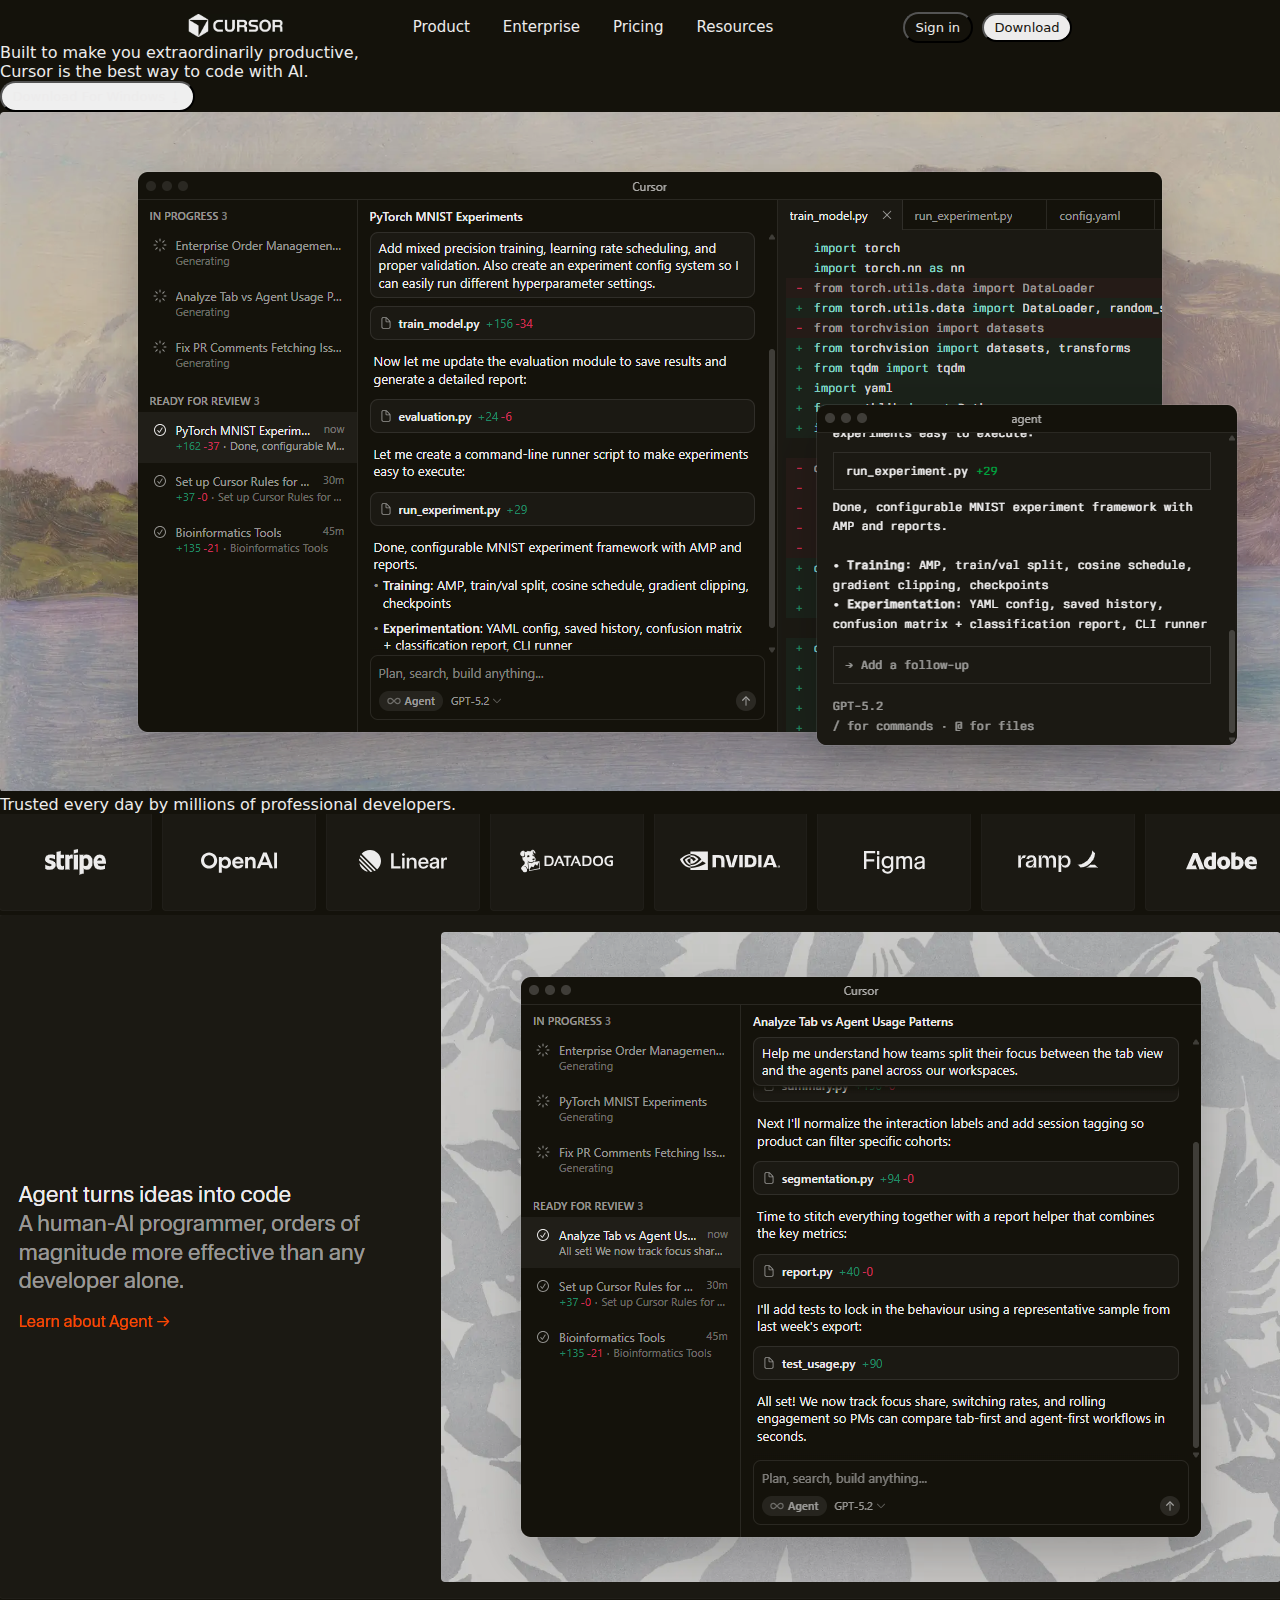
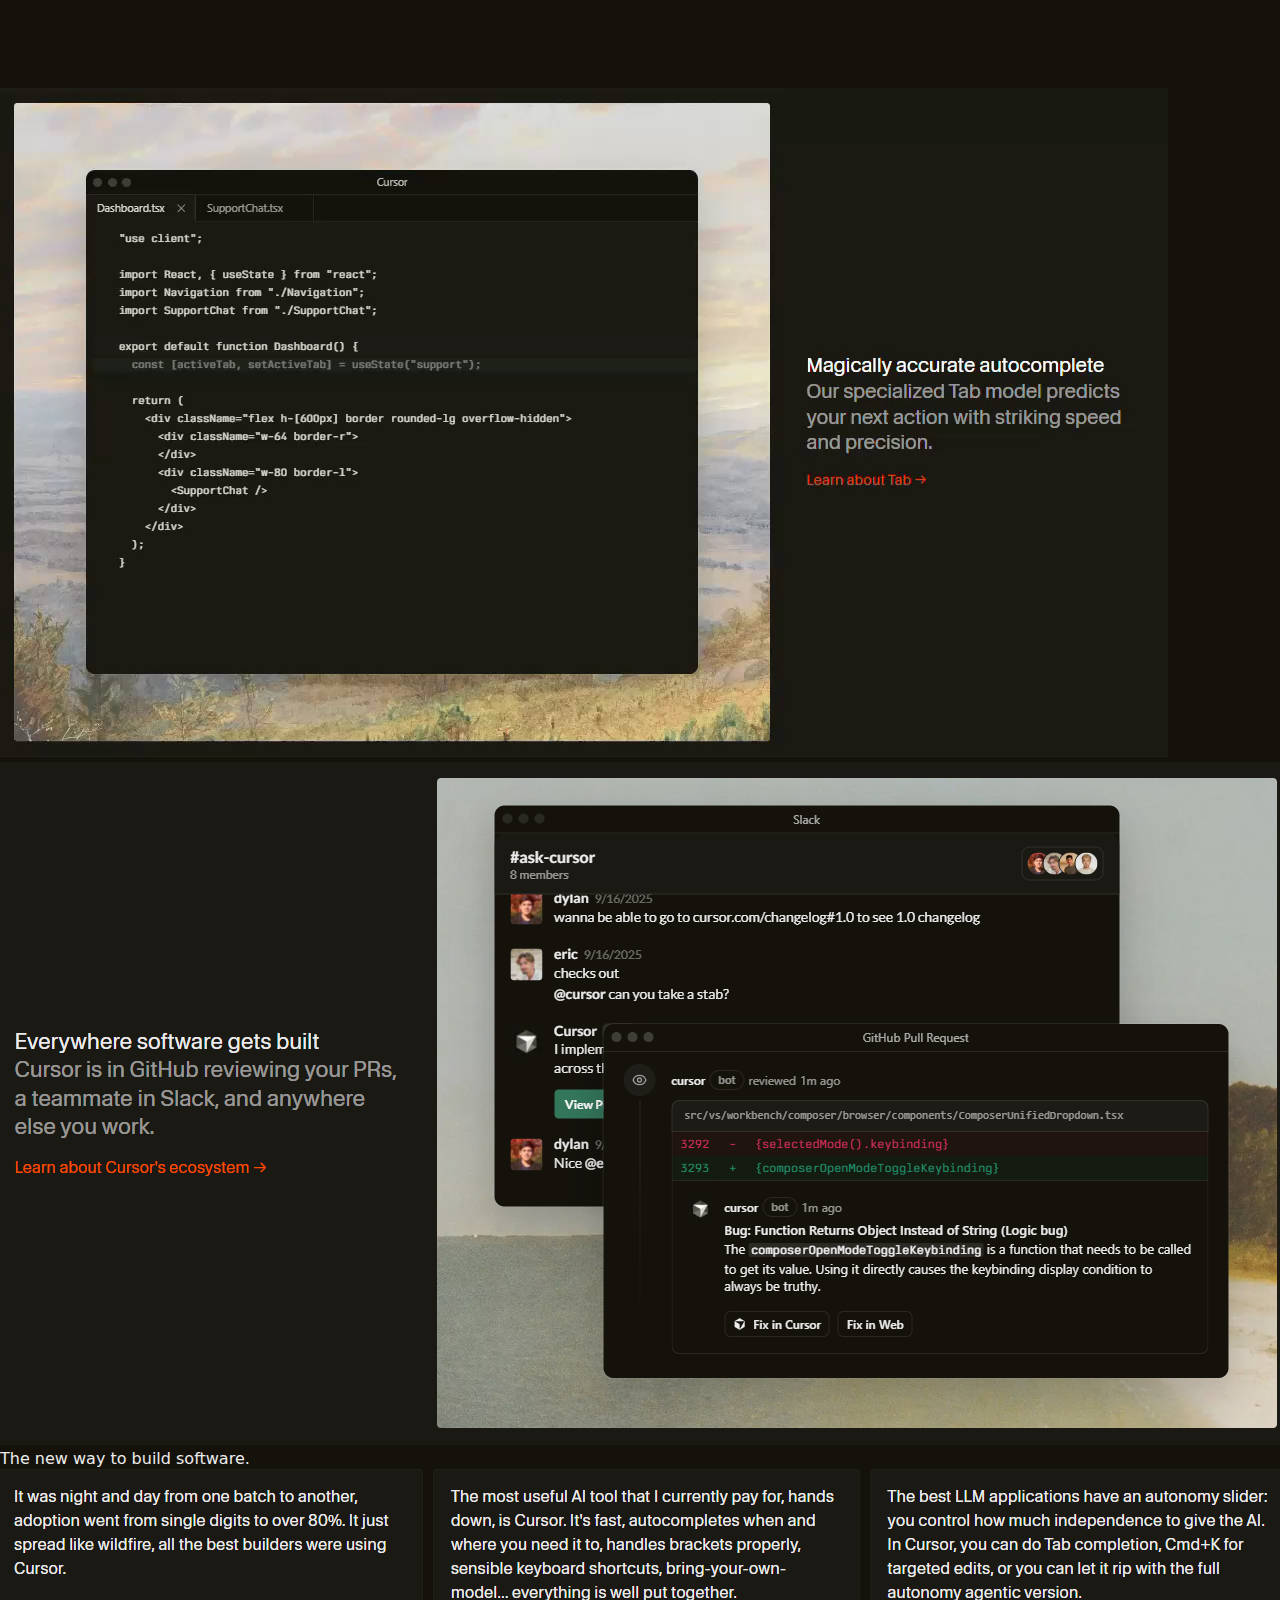
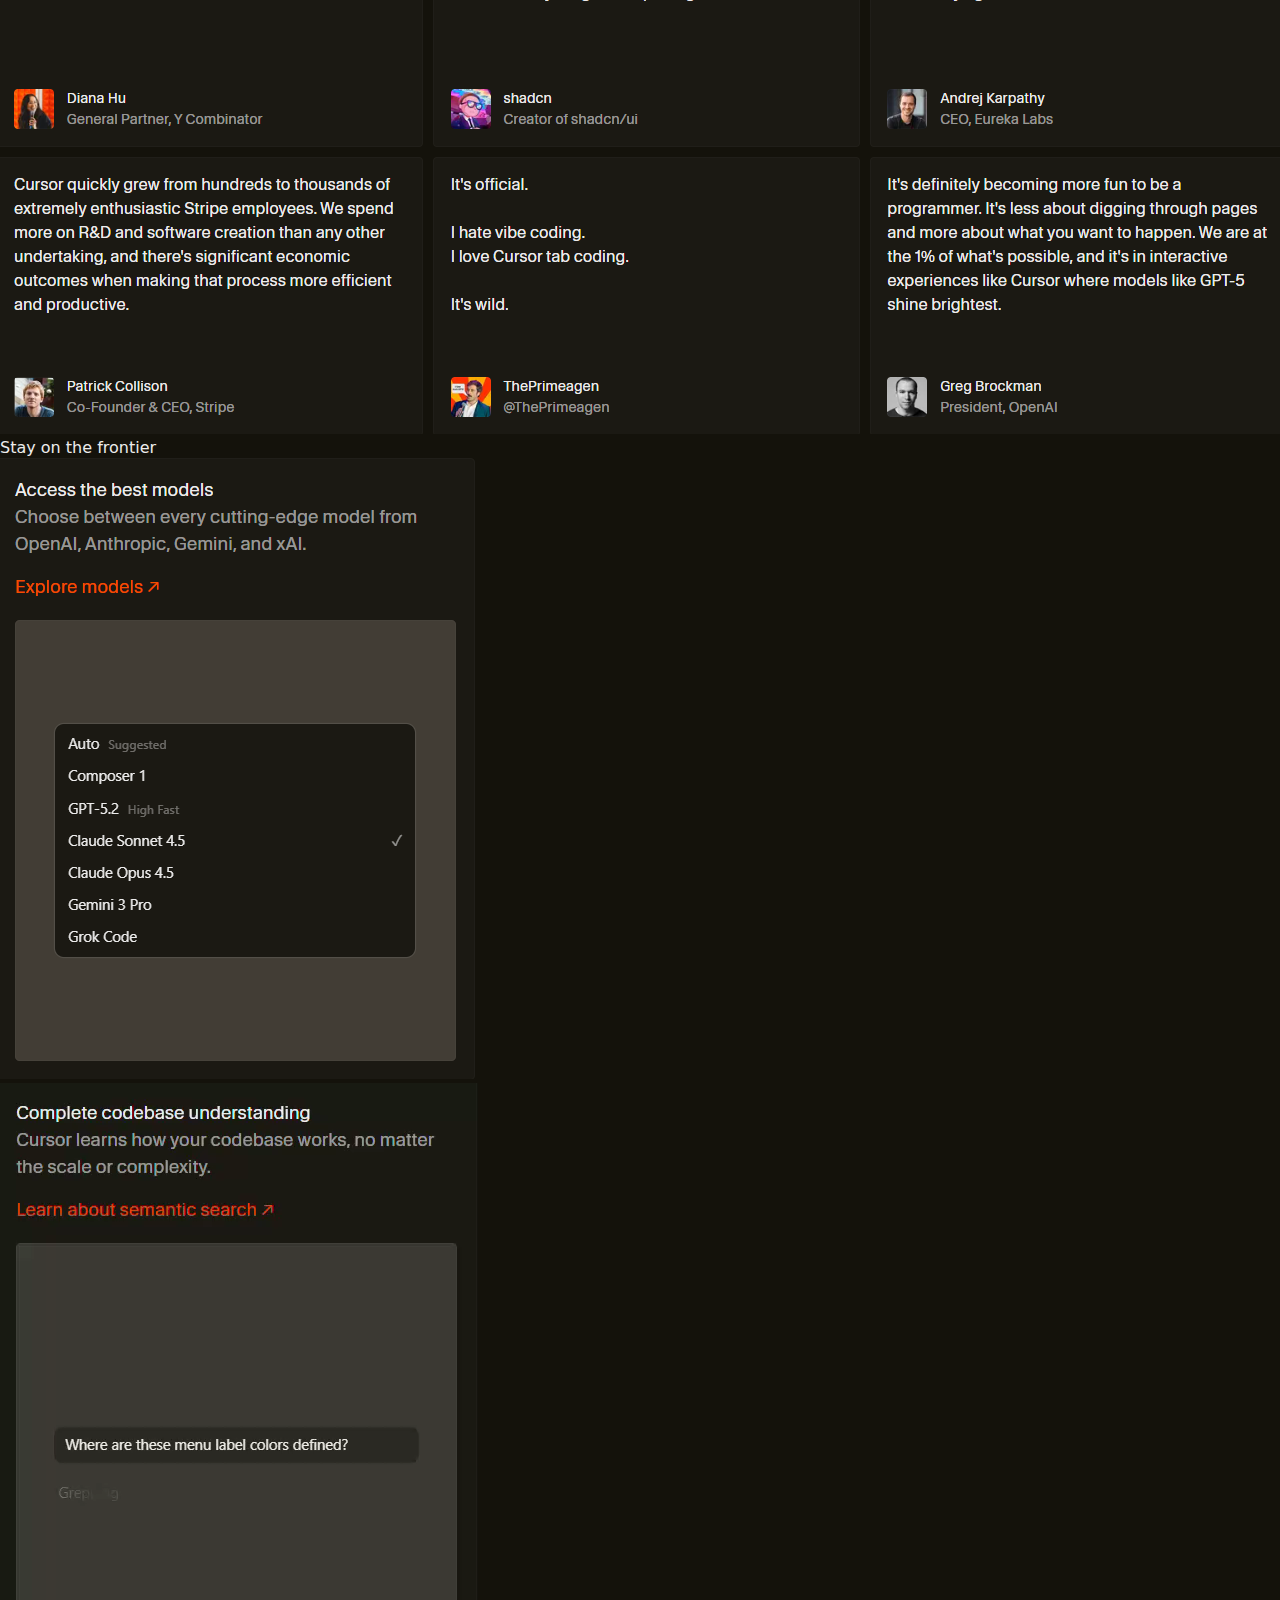
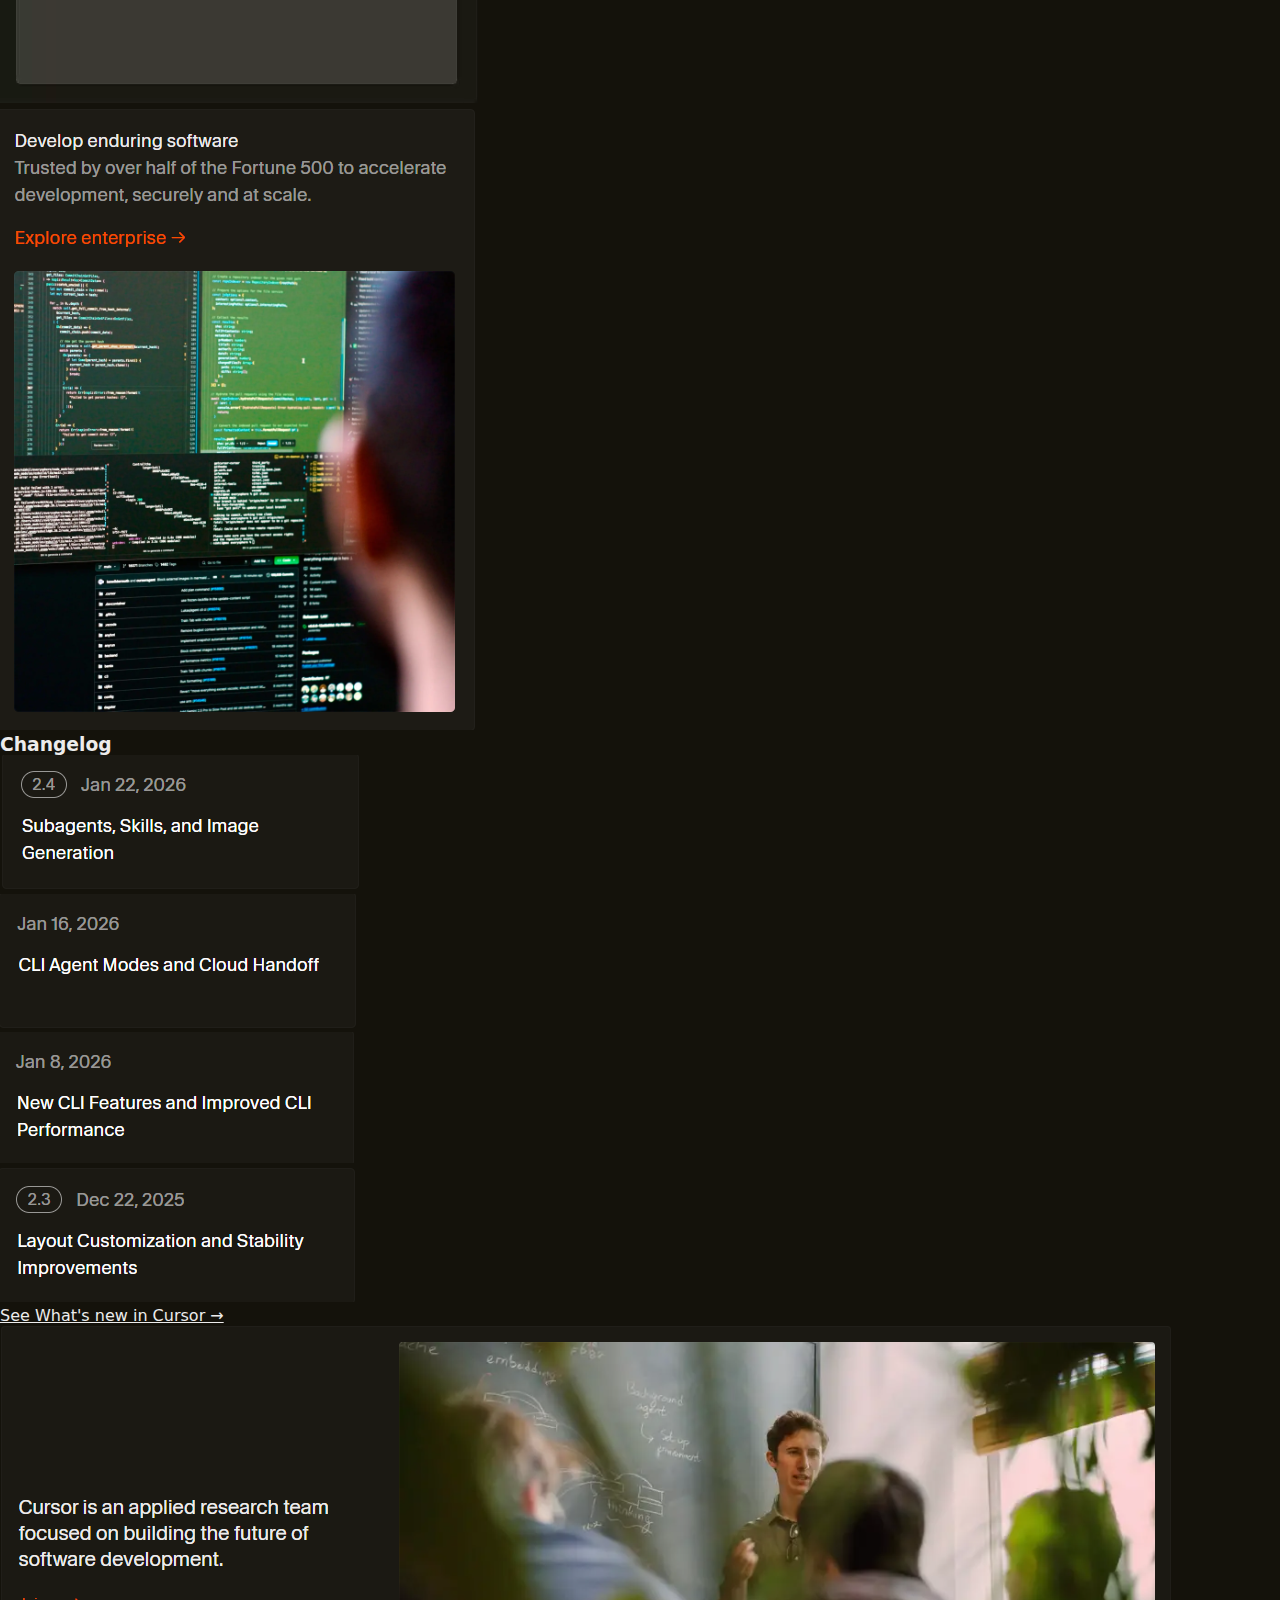
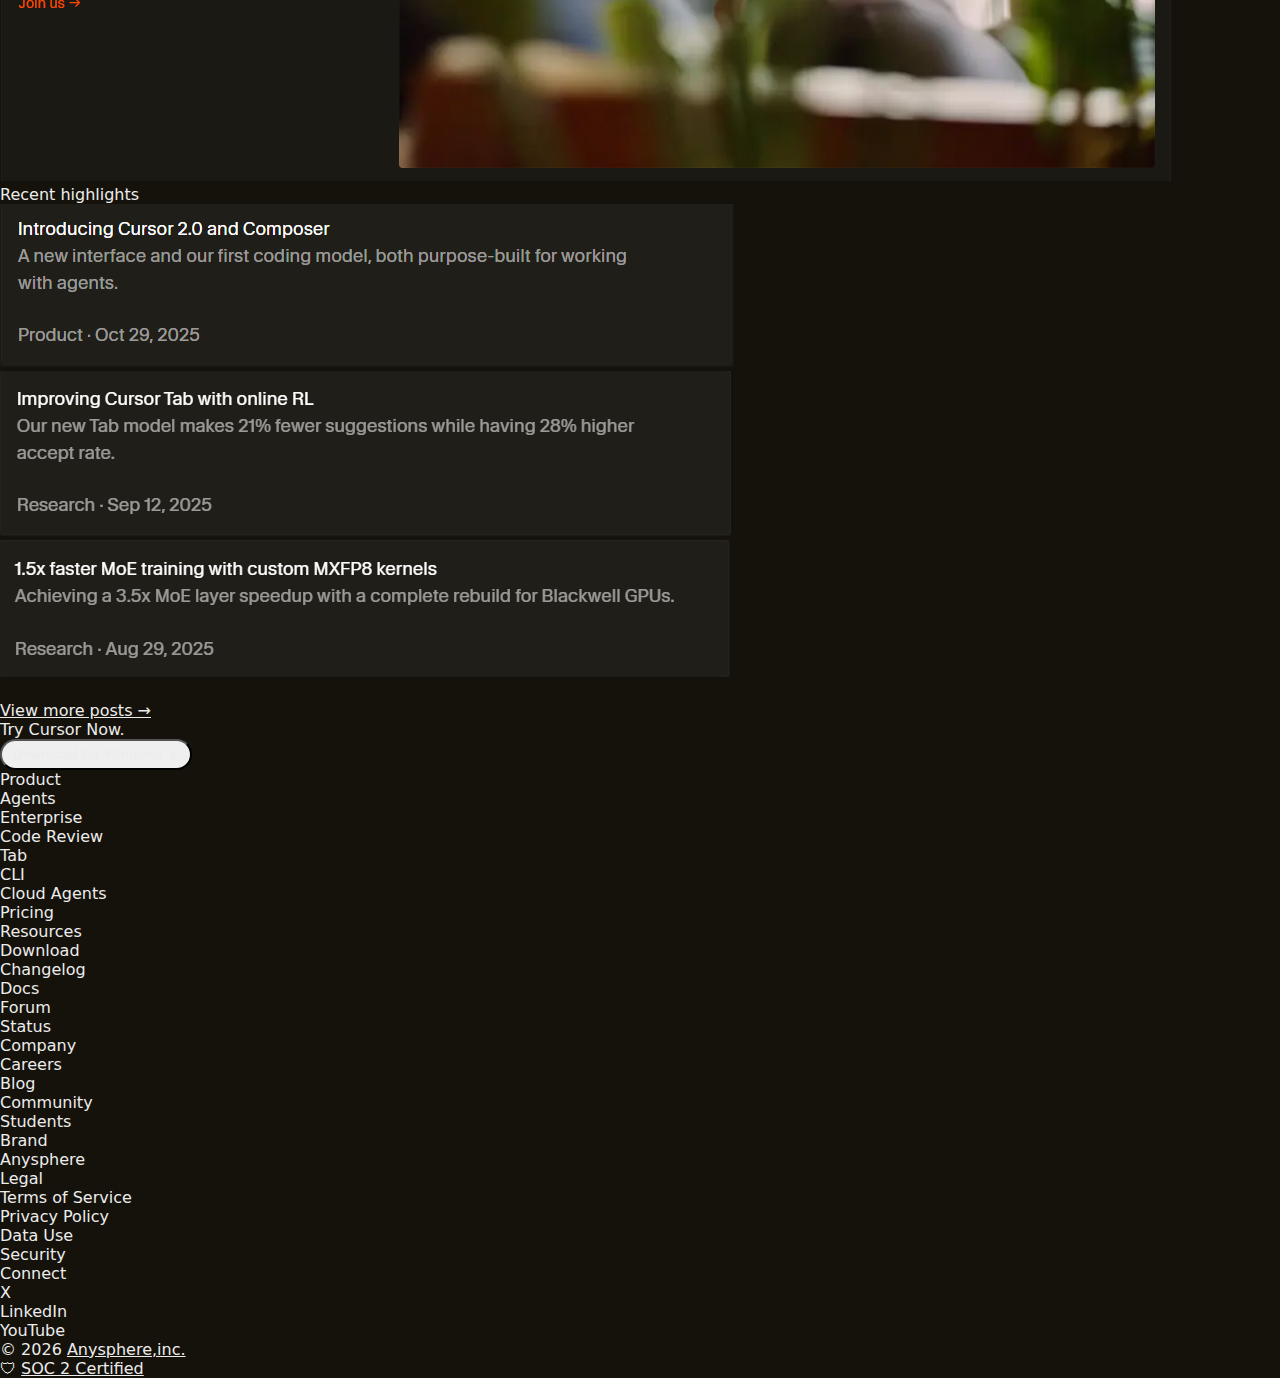
<file: Cursor/index.html>
<!DOCTYPE html>
<html lang="en">
<head>
    <meta charset="UTF-8">
    <meta name="viewport" content="width=device-width, initial-scale=1.0">
    <title>Cursor</title>
    <link rel="stylesheet" href="cursor.css">
</head>
<body>
    <header>
         <nav>
            <div>
                <a href="https://cursor.com/"><img src="src/cursorlogo.png" alt="Cursor icon" width="95.35px" height="23px"></a>
            </div>
           <div>
                <a href="https://cursor.com/features" class="nava">Product</a>
                <a href="https://cursor.com/enterprise" class="nava">Enterprise</a>
                <a href="https://cursor.com/pricing" class="nava">Pricing</a>
                <a href="" class="nava">Resources</a>
            </div>
            <div class="btnparent">
                <button class="btn" id="btns">Sign in</button>
                <button class="btn" id="btnp" >Download</button>
            </div>
         </nav>
    </header>
    <main>
        <section>
          <div class="section">
            <div class="sectiona">
            <p>Built to make you extraordinarily productive,<br> Cursor is the best way to code with AI.</p>
            </div>
            <div class="sectionb">
                <a href="https://api2.cursor.sh/updates/download/golden/win32-x64-user/cursor/2.4"><b><button class="btn" id="btnm"> Download For Windows &#11123;</button></b> </a>
            </div>
            <div class="sectionc">
                        <img src="src/hero.png" alt="img" >
            </div>
          </div>
        </section>
        <section class="section1">
            <div class="section1a">
                <p>Trusted every day by millions of professional developers.</p>
            </div>
            <div class="section1b">
                <img src="src/companies.png" alt="partners">
            </div>
        </section>
        <section class="section3">
            <div class="img">
                <a href="https://cursor.com/features"><img src="src/hero1.png" alt="Feature"></a>
            <div class="img" style="padding-top: 85px;">
                <a href="https://cursor.com/features"><video src="src/video1.mp4" autoplay loop muted id="videocard"></video></a>
            </div>
            <div class="img">
                <a href="https://cursor.com/features"><img src="src/hero4.png" alt="Feature"></a>
            </div>
        </section>
        <section class="section4">
            <div class="car">
                <p">The new way to build software.</p>
            </div>
            <div class="car">
                <img src="src/hero5.png" alt="card">
            </div>
        </section>
        <section class="section5">
            <p class="para">Stay on the frontier</p>
            <div class="card">
               <div>
                <a href="https://cursor.com/docs/models"><img src="src/card1.png" alt="Card" class="commoncard"></a>
               </div>
               <div>
                <a href="https://cursor.com/docs/context/semantic-search"><video src="src/video.mp4" autoplay loop muted class="commoncard"></a>
               </div>
               <div>
                <a href="https://cursor.com/enterprise"><img src="src/card2.png" alt="card" class="commoncard"></a>
                </a>
               </div>
            </div>
        </section>
        <section class="section6">
            <div>
                <h3 class="mainl">Changelog</h3>
            </div>
            <div class="flashcard">
                <div class="carda1 , flow">
                  <a href="https://cursor.com/changelog/2-4"><img src="src/flash1.png" alt="flashcard" class="impcard"></a>
                </div>
                <div class="carda2, flow">
                   <a href="https://cursor.com/changelog/cli-jan-16-2026"><img src="src/flash2.png" alt="flashcard" class="impcard"></a>
                </div>
               <div class="carda3, flow">
                    <a href="https://cursor.com/changelog/cli-jan-08-2026"><img src="src/flash3.png" alt="flashcard" class="impcard"></a>
                </div>
                <div class="card4, flow">
                  <a href="https://cursor.com/changelog/2-3"><img src="src/flash4.png" alt="flashcard" class="impcard"></a>
                </div>
            </div>
             <div>
                    <p class="link1"><a href="https://cursor.com/changelog" class="deco">See What's new in Cursor &rarr;</a></p>
             </div>     
        </section>
        <section> 
            <div class="lastmain">
                <div>
                    <img src="src/lastimg.png" alt="Join us" class="lstmain1">
                </div>
            </div>
        </section>
    </main> 
    <footer>
      <div id="foot">
        <div class="leftfoot">
            <p>Recent highlights</p>
        </div>
        <div class="rightfoot">
            <div class="footer">
               <a href="https://cursor.com/blog/2-0"> <img src=" src/footer1.png" alt="footer" class="footerm" > </a>
            </div>
            <div class="footer">
                <a href="https://cursor.com/blog/tab-rl"><img src="src/footer2.png" alt="footer" class="footerm"></a>
            </div>
            <div class="footer">
               <a href="https://cursor.com/blog/kernels"><img src="src/footer3.png" alt="footer" class="footerm"></a>
            </div>
            <div class="footer" style="padding-top: 20px; color:#a63a00;">
                <p> <a href="https://cursor.com/blog" class="deco">View more posts &rarr;</a></p>
            </div>
        </div>
      </div>  
      <div id="footerf">
        <div class="end">
            <p>Try Cursor Now.</p>
        </div>
        <div class="fcta">
            <button class="btn" id="cta">Download for Windows &#11123;</button>
        </div>
      </div>  
       <div id="finalfoot">
        <div class="finalfoot1" style="cursor: pointer;">
            <p class="footp" id="flh">Product</p>
            <p class="footp">Agents</p>
            <p class="footp">Enterprise</p>
            <p class="footp">Code Review</p>
            <p class="footp">Tab</p>
            <p class="footp">CLI</p>
            <p class="footp">Cloud Agents</p>
            <p class="footp">Pricing</p>
        </div>
        <div  style="cursor: pointer;">
            <p class="footr" id="flh" >Resources</p>
            <p class="footr">Download</p>
            <p class="footr">Changelog</p>
            <p class="footr">Docs</p>
            <p class="footr">Forum</p>
            <p class="footr">Status</p>
        </div>
        <div  style="cursor: pointer;">
            <p class="footc" id="flh">Company</p>
            <p class="footc">Careers</p>
            <p class="footc">Blog</p>
            <p class="footc">Community</p>
            <p class="footc">Students</p>
            <p class="footc">Brand</p>
            <p class="footc">Anysphere</p>
        </div>
        <div  style="cursor: pointer;">
            <p class="footl" id="flh">Legal</p>
            <p class="footl">Terms of Service</p>
            <p class="footl">Privacy Policy</p>
            <p class="footl">Data Use</p>
            <p class="footl">Security</p>
        </div>
        <div  style="cursor: pointer;">
            <p class="footcn" id="flh">Connect</p>
            <p class="footcn">X</p>
            <p class="footcn">LinkedIn</p>
            <p class="footcn">YouTube</p>
        </div>
       </div>
       <div id="lic">
        <p class="licp">&copy; 2026 <a href="https://anysphere.inc/" class="licp"> Anysphere,inc.</a></p>
        <p class="licp">🛡 <a href="https://cursor.com/en-US/security" class="licp">SOC 2 Certified </a></p>
       </div>
    </footer> 
</body>
</html>
</file>
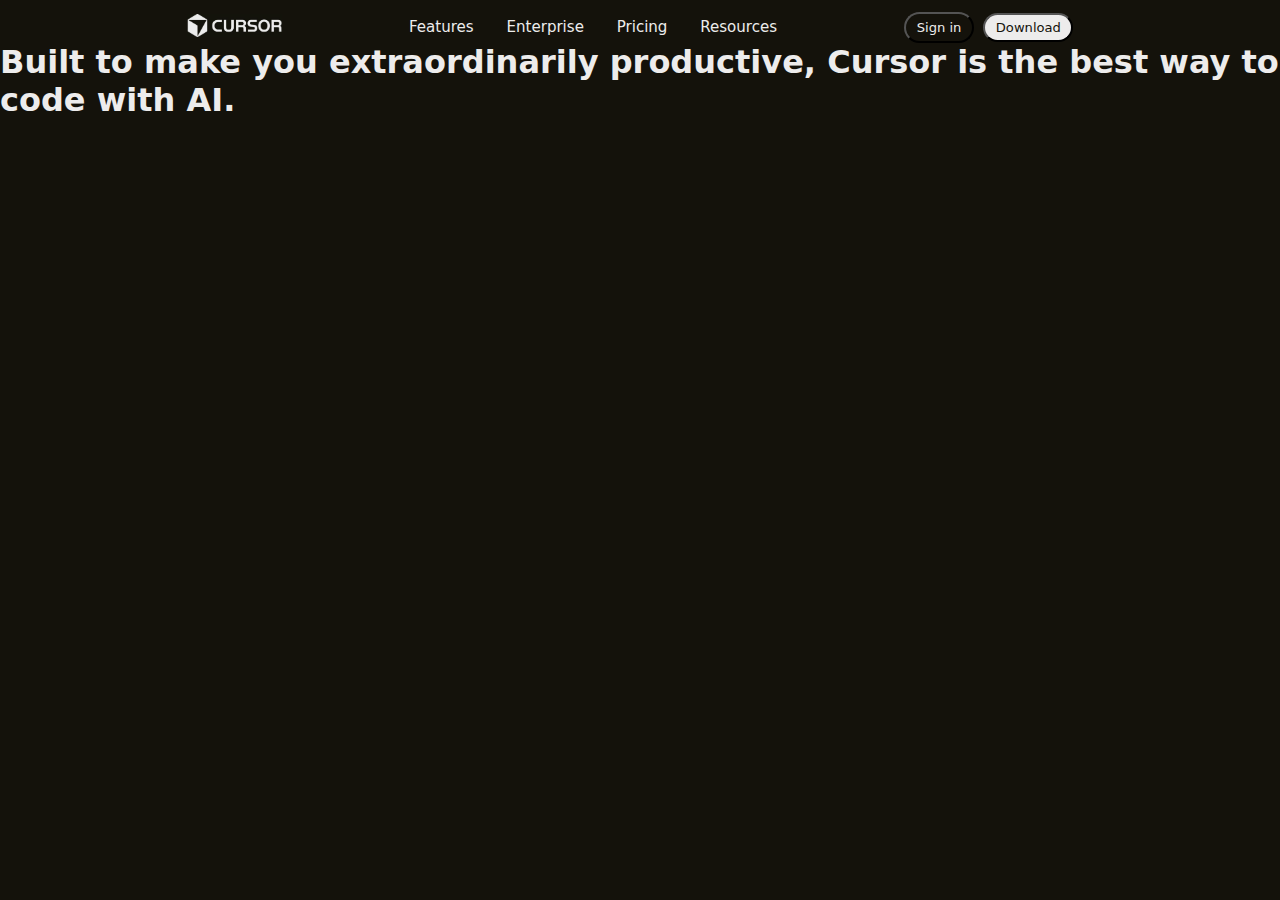
<file: Cursor/cursor.html>
<!DOCTYPE html>
<html lang="en">
<head>
    <meta charset="UTF-8">
    <meta name="viewport" content="width=device-width, initial-scale=1.0">
    <title>Cursor</title>
    <link rel="stylesheet" href="cursor.css">
</head>
<body>
    <header>
         <nav>
            <div>
                <a href="https://cursor.com/"><img src="cursorlogo.png" alt="Cursor icon" width="95.35px" height="23px"></a>
            </div>
           <div>
                <a href="https://cursor.com/features" class="nava">Features</a>
                <a href="https://cursor.com/enterprise" class="nava">Enterprise</a>
                <a href="https://cursor.com/pricing" class="nava">Pricing</a>
                <a href="" class="nava">Resources</a>
            </div>
            <div class="btnparent">
                <button class="btn" id="btns">Sign in</button>
                <button class="btn" id="btnp">Download</button>
            </div>
         </nav>
    </header>
    <main>
        <section>
            <div>
            <h1>Built to make you extraordinarily productive, Cursor is the best way to code with AI.</h1>
            </div>
            

        </section>
    </main> 
              
         </nav>
    </header>
</body>
</html>
</file>
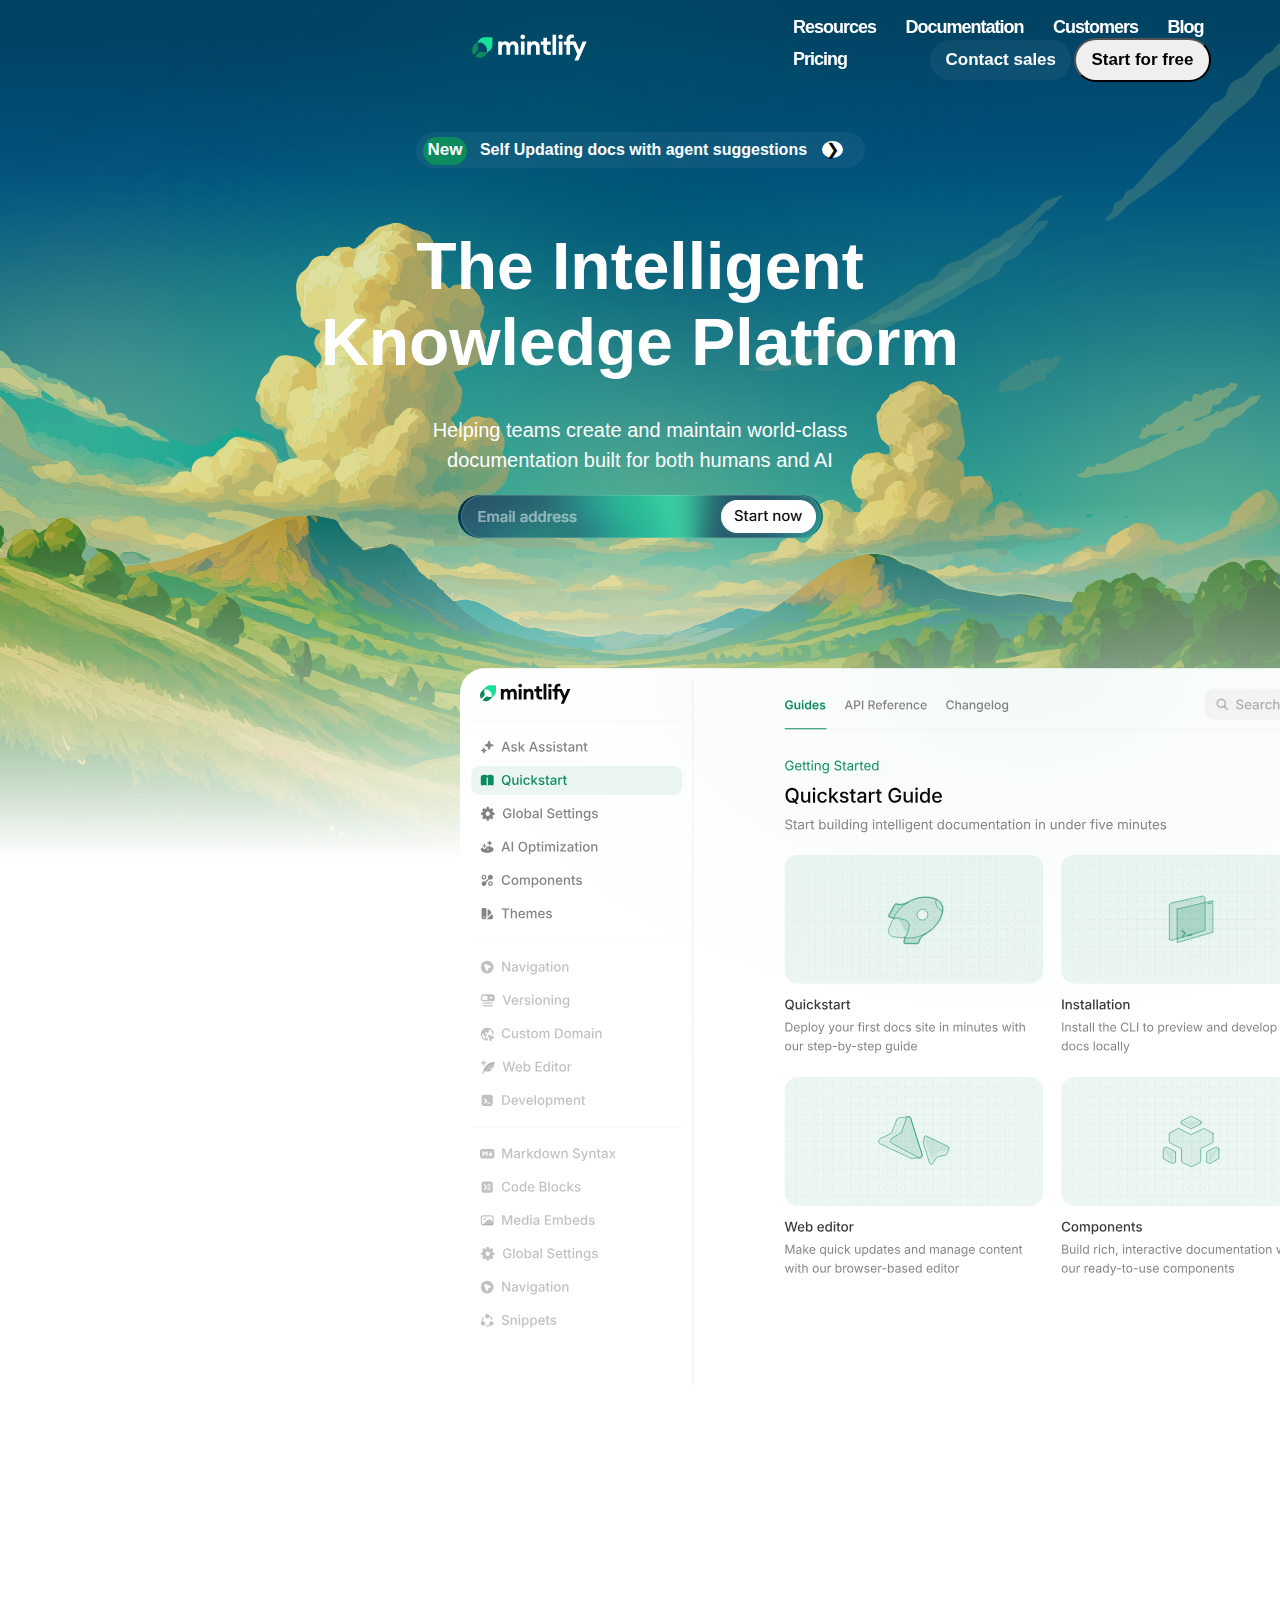
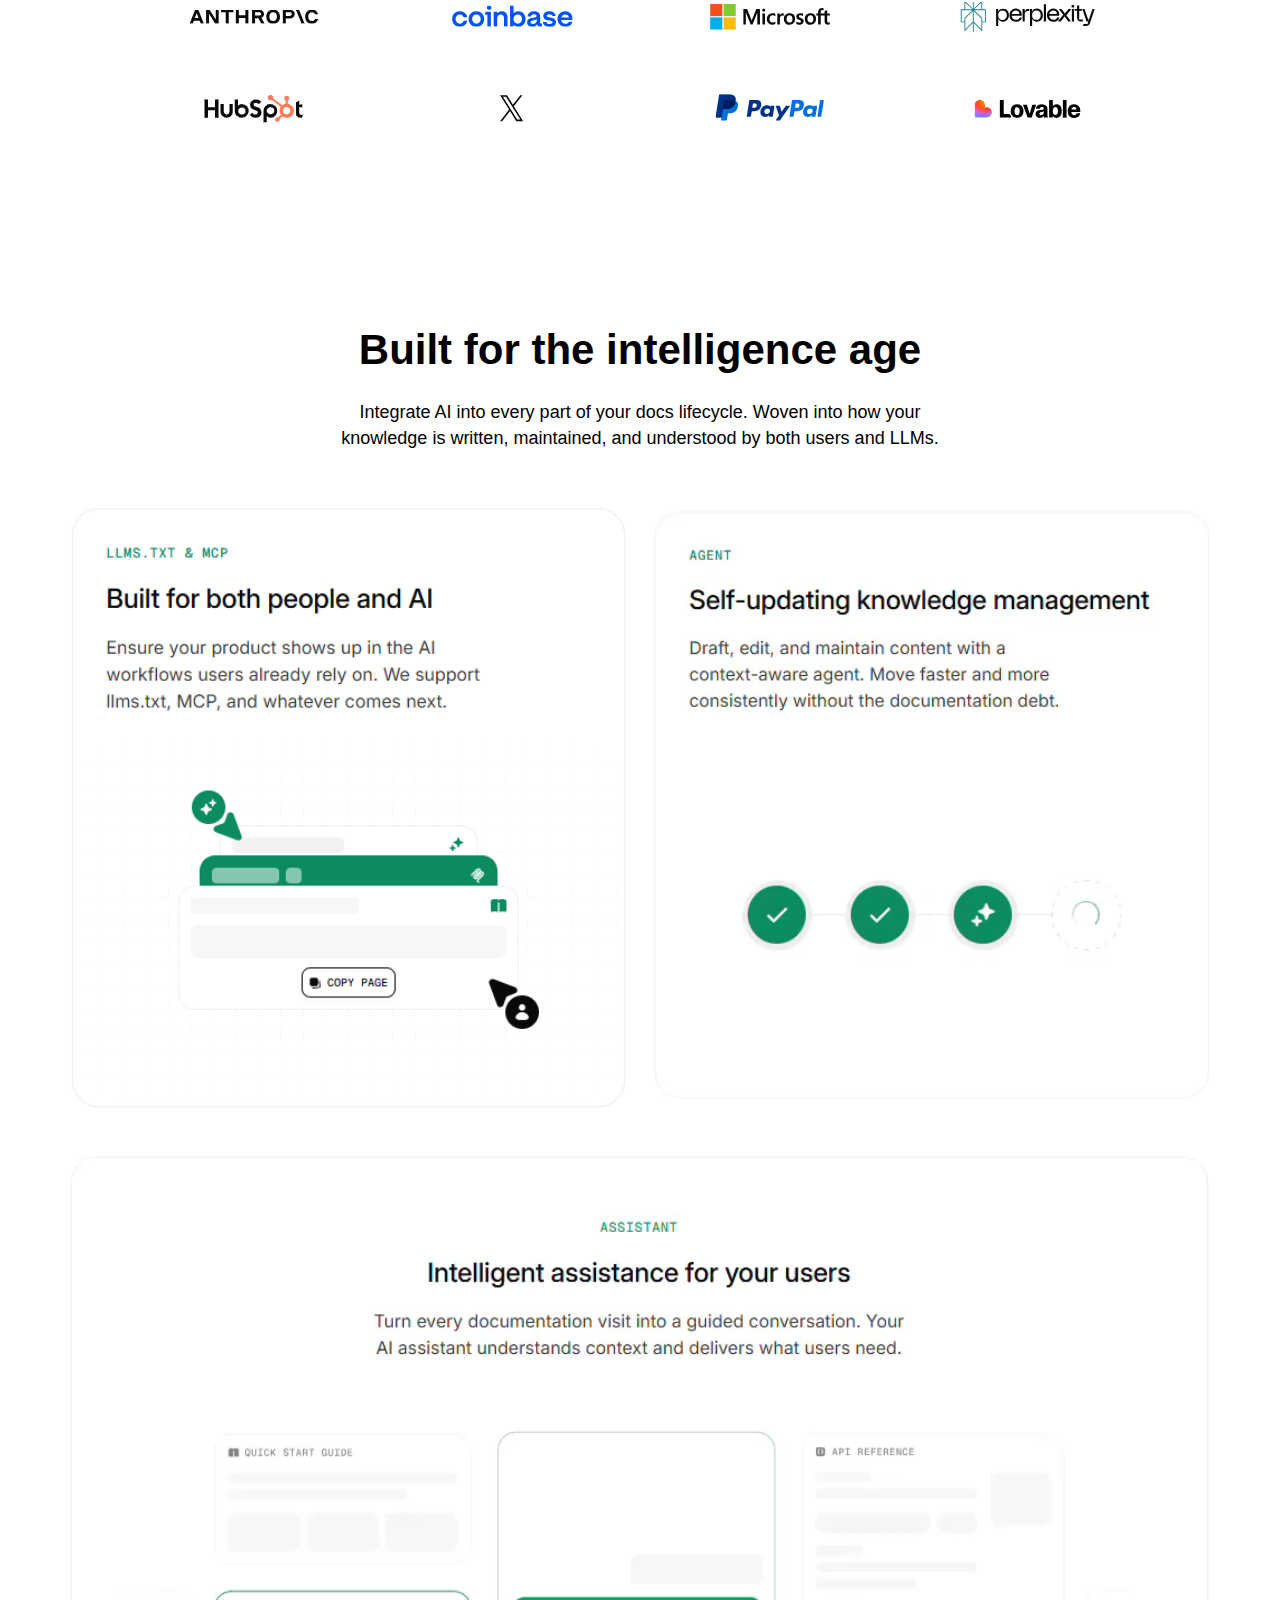
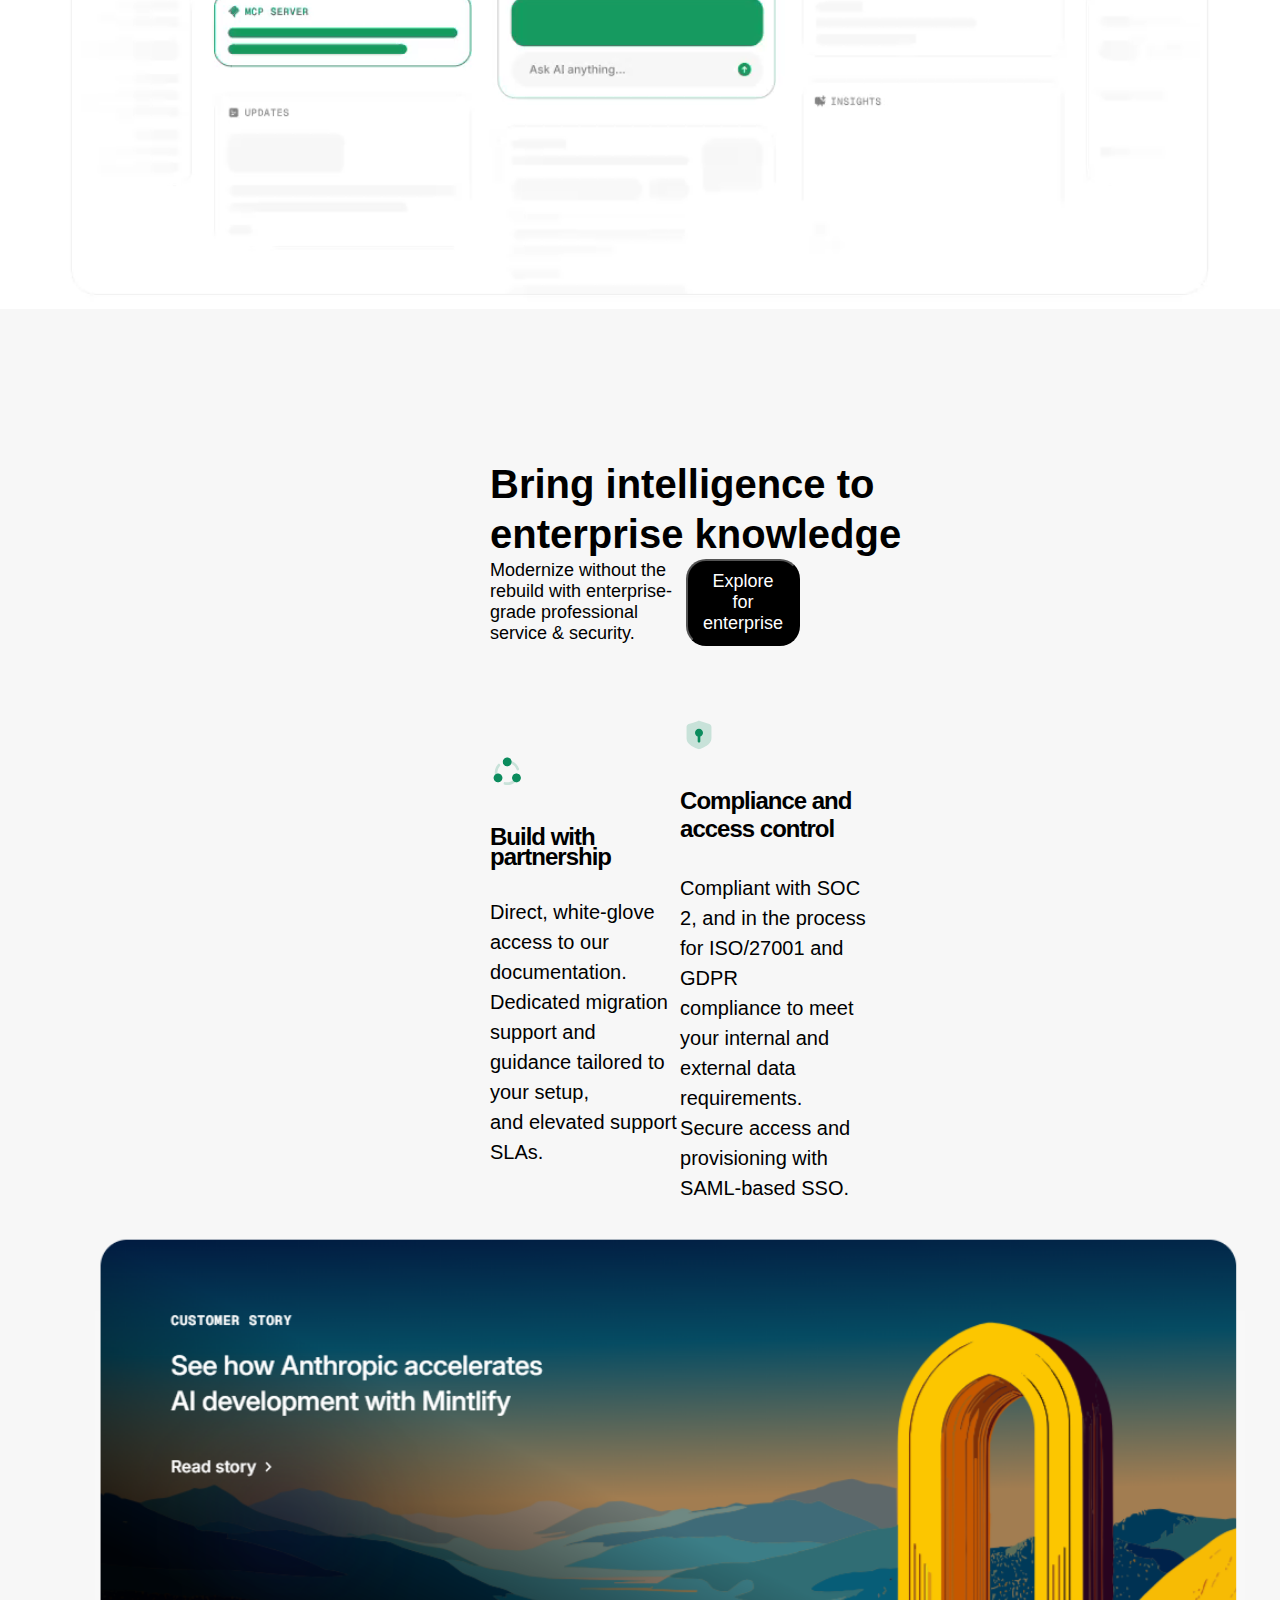
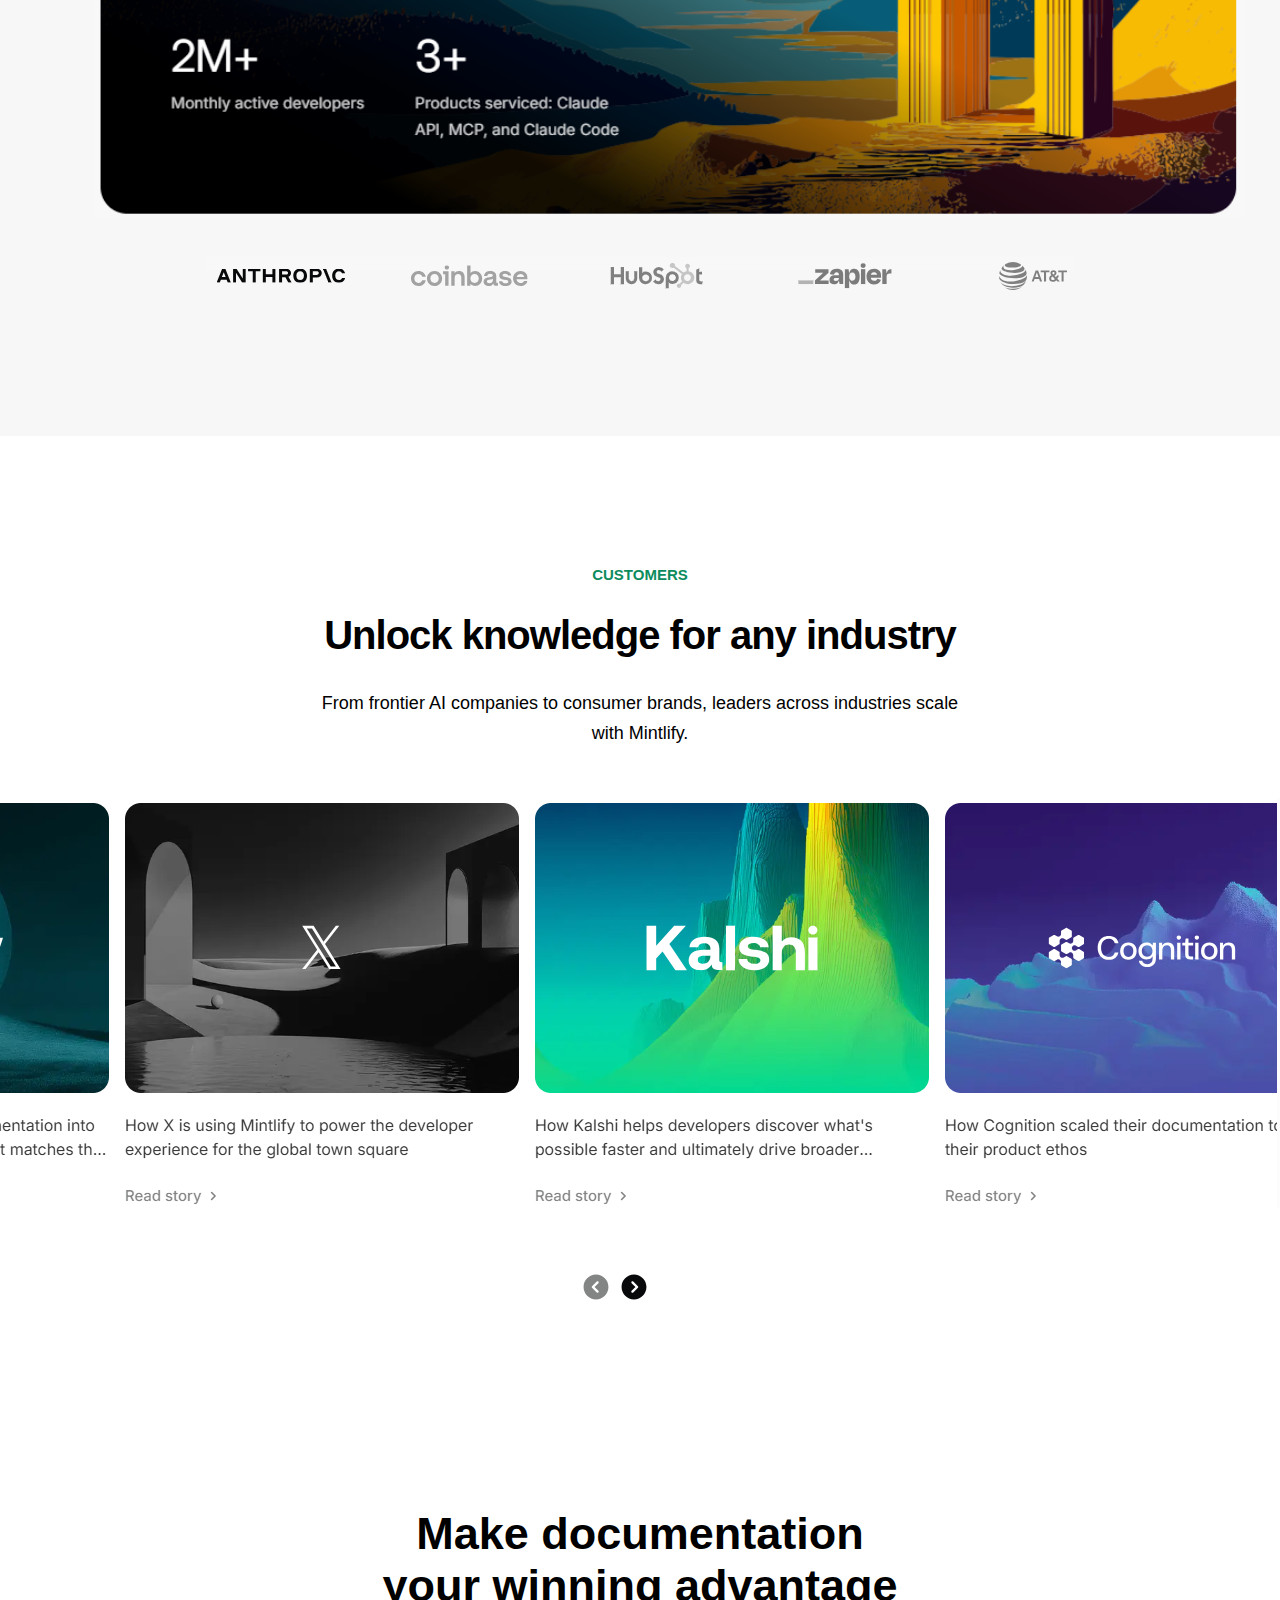
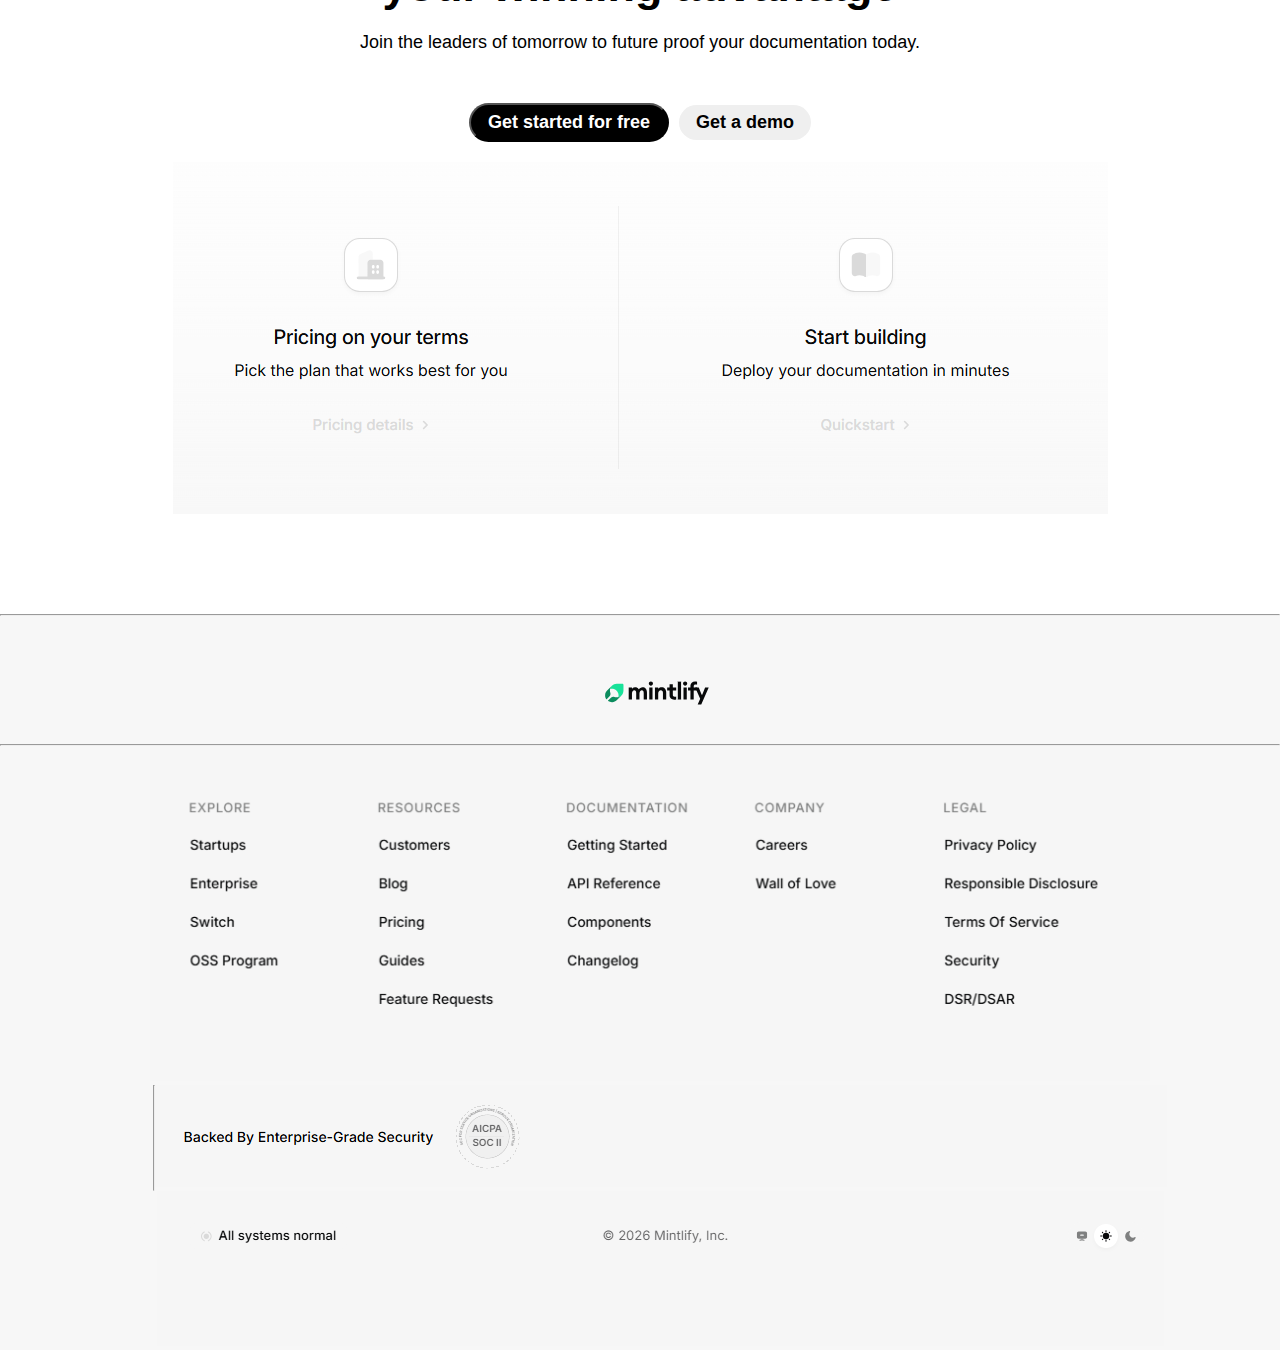
<file: Mintlify/indexm.html>
<!DOCTYPE html>
<html lang="en">
<head>
    <meta charset="UTF-8">
    <meta name="viewport" content="width=device-width, initial-scale=1.0">
    <title>Mintlify-The Intelligent Document.</title>
    <link rel="stylesheet" href="Mintlify.css">
</head>
<body>
    <header id="header">
        <nav>
            <div class="nav1">
                <img src="src/mintlify-wordmark.svg" alt="mintlifylogo" width="115px">
            </div>
            <div>
                <div class="nav2">
                 <div class="spanhead"><a href="https://www.mintlify.com/startups" class="nava">Resources</a>
                     <a href="https://www.mintlify.com/docs?ajs_aid=6c0be32a-45e2-4476-be96-2a225cde8d8e&_gl=1*109az0l*_gcl_au*MjA3NTU2NzU4NS4xNzcwMTE4Njk0*_ga*MTMyNzExNzAyMC4xNzcwMTE4Njk1*_ga_NZ6RFCB9LN*czE3NzAzMDE3NzckbzUkZzAkdDE3NzAzMDE3NzckajYwJGwwJGgw" class="nava">Documentation</a>
                     <a href="https://www.mintlify.com/customers"class="nava">Customers</a>
                     <a href="https://www.mintlify.com/blog" class="nava">Blog</a>
                     <a href="https://www.mintlify.com/pricing" class="nava">Pricing</a>
                </span>
                <span class="spanhead"><a href="https://www.mintlify.com/contact/sales"><button class="navcta" id="nvacta1">Contact sales</button></a>
                                       <a href="https://dashboard.mintlify.com/signup?_gl=1*n6l7kh*_gcl_au*MjA3NTU2NzU4NS4xNzcwMTE4Njk0"><button class="navcta" id="nvacta2">Start for free</button></a>
                </span>                       
            </div>
        </nav>
    </header>
    <main>
        <div id="main1">
            <div class="main1a">
                <button class="mcta1"><span class="ctas">New</span> Self Updating docs with agent suggestions <span class="ms1"> &#10095;</span></button>
            </div>
            <div class="main2a">
                <h1 class="mainhead">The Intelligent <br> Knowledge Platform</h1>
            </div>
            <div class="main3a">
                <p class="mainpara">Helping teams create and maintain world-class <br> documentation built for both humans and AI</p>
            </div>
            <div class="main4a">
                <img src="src/cta.png" alt="cta" class="icta">

            </div>
        </div>
        <section>
            <img src="src/hero-image-light.svg" alt="heroimg" class="heroimg" id="dhi" >
        </section>
        <section class="section1">
            <div class="divs1">
                <img src="src/companiesr.png" alt="img" >
            </div>
        </section>
        <section>
            <div class="container">
                <div class="child1"><h2>Built for the intelligence age</h2></div>
                <div class="child2"><p>Integrate AI into every part of your docs lifecycle. Woven into how your <br> knowledge is written, maintained, and understood by both users and LLMs.</p></div>
                <div class="child3">
                        <div><img src="src/img1.png" alt="card1" class="imgc"></div>
                        <div><video src="src/vidm.mp4" autoplay loop muted class="imgc"></video></div>
            </div>
            <div class="container2">
                <div><video src="src/vidim2.mp4" autoplay loop muted class="vi2"></video></div>
            </div>
        </section>
        <section>
            <div class="container3">
                <h2 class="h2c">Bring intelligence to <br> enterprise knowledge</h2>
                <div class="childc1">
                    <div class="bro">Modernize without the rebuild with enterprise-grade professional service & security.</div>
                    <div class="bro"><button class="brocta">Explore for enterprise</button></div>
                </div>
                <div class="childc2">
                    <div class="c2left">
                        <div class="flexp"><img src="src/sym1a.png" alt="sym1"></div>
                        <div class="flexp"><h2 class="h2c2">Build with partnership</h2></div>
                        <div class="flexp text">Direct, white-glove access to our documentation. <br> Dedicated migration support and guidance tailored to your setup,<br> and elevated support SLAs.</div>
                    </div>
                    <div class="c2right">
                        <div class="flexp"><img src="src/sym1.png" alt="xym2"></div>
                        <div class="flexp"><h2 class="h2c2">Compliance and access control</h2></div>
                        <div class="flexp text">Compliant with SOC 2, and in the process for ISO/27001 and GDPR <br> compliance to meet your internal and external data requirements. <br> Secure access and provisioning with SAML-based SSO.</div>
                    </div>
                </div>
                 <div class="secimg">
                <div class="imgsec"><img src="src/desert.png" alt="anthropic" width="1150px"></div>
            </div>
            <divc class="imgr">
                <img src="src/herocompany.png" alt="companies">
            </div>
            </div>
        </section>
        <section>
            <div class="sectionp">
                <p class="p1">CUSTOMERS</p>
                <p class="p2">Unlock knowledge for any industry</p>
                <p class="p3">From frontier AI companies to consumer brands, leaders across industries scale<br> with Mintlify.</p>
            </div>
        </section>
        <section>
            <div class="aiimg">
                <img src="src/aiimg.png" alt="aiimg" class="aii" width="1740px">
            </div>
        </section>
        <aside class="aside">
            <span><img src="src/cursor.png" alt="cursor" class="cursor"></span>
        </aside>
    </main>
    <footer>
        <div class="footer">
            <div class="footerchild1"><h2>Make documentation <br> your winning advantage</h2></div>
            <div class="footerchild2">Join the leaders of tomorrow to future proof your documentation today.</div>
        </div>
        <section class="ctaf">
            <div class="ctafoot">
                <button class="ctafootb" id="ctafc">Get started for free</button>
            </div>
            <div >
                <button class="ctafootb" id="ctafc1">Get a demo</button>
            </div>
        </section>
        <section>
            <div class="imgbox">
                <img src="src/blocks.png" alt="block">
            </div>
        </section>
        <hr class="hr">
        <section class="hrimg">
            <div>
            <img src="src/logobottom.png" alt="footer">
            </div>
            <div>
                <img src="src/x.png" alt="x">
            </div>
            <hr>
        </section>
        <hr>
        <section class="res">
            <div><img src="src/resource.png" alt="res" width="1000px"></div>
           
        </section>

        <section class="srcfoot" >
                    <hr>
            <div><img src="src/niche3.png" alt="niche"></div>
        </section>
        <section class="srcfoot">
            <div>
                <img src="src/niche2.png" alt="niche2">
            </div>
        </section>
    </footer>
    
</body>
</html>
</file>
<file: Cursor/cursor.css>
*{
    box-sizing: border-box;
    color: #edecec;
    padding: 0px;
    margin: 0px;
    font-family: "CursorGothic", "CursorGothic Fallback", system-ui, Helvetica Neue, Helvetica, Arial, sans-serif;
}
body{
    background-color: #14120b;
    color: #edecec;
}
nav{
    font-size: 15.0625px;
    display: flex;
    flex-direction: row;
    justify-content:space-around;
    align-items: center;
    margin-top:12px;
    margin-left: 130px;
    margin-right:150px;
}
.nava{
    padding: 13px;
    border: 1px solid #0000;
    text-decoration: none;
}
.btn{
    font-size: 13.125px;
    border: 1px solid #edecec 50%, transparent;
    padding: .45em .8em .46em;
    border-radius: 3.40282e38px;
    cursor: pointer;
}
#btnp{
    color: #14120b;
    background-color: #edecec;
    line-height: 1;
}
#btns{
    background-color: #0000;
    padding-top:5.90625px;
    padding-right:10.5px;
    padding-bottom:6.037px;
    padding-left: 10.5px;   
}

.btnparent{
    display: flex;
    flex-direction: row;
    justify-content: center;
    align-items: center;
    gap: 9.375px;
    text-align: center;
    font-size: 13.125px;
}
</file>
<file: Mintlify/Mintlify.css>
*{
    box-sizing: border-box;
    margin: 0px;
    padding: 0px;
}
body{
   
    background-size: cover;
    font-family:arial;
    color:#ffffff;
    background-image: url(src/bg.svg);
    height:80vh;
    background-repeat: no-repeat;
}

#header{
   position: sticky;
   top: 0px;
}
nav{
     display: flex;
    flex-direction: row;
    justify-content:left;
    align-items: center;
    gap: 100px;
    padding-top: 17px;
    padding-left: 472px;
    letter-spacing: -1px;
}
.nava{
    text-decoration: none;
}
.spanhead{
    margin-left: 80px;
}
.nava{
    padding-left: 26px;
    color: #ffffff;
    font-size: 18px;
    font-weight: 550;
}
.navcta{
    border-radius: 5px;
    padding-left: 15px;
    padding-right: 15px;
    font-family: arial;
    font-size: 17px;
    font-weight: 500;
    color: #000;
    padding-top: 10px;
    padding-bottom: 10px;
    border-radius: 3.40282e38px;
    font-weight: 550;
    letter-spacing: 0px;
    z-index: -100;
}
#nvacta1{
  background-color: #ffffff0d;
  color: #ffffff;
  border: none;
  border-color: #00000000;
}

#main1{
    display: flex;
    flex-direction: column;
    justify-content: center;
    align-items: center;
    margin-top: 50px;
    gap: 20px;
    text-align: center;
}
.mcta1{
    background-color: #ffffff0d;
  color: #ffffff;
  border-color: #00000000;
  border-radius: 20px;
  font-weight: 550;
  padding-right: 20px;
  padding-top: 6px;
  padding-bottom: 6px;
  font-size: 16px;
  cursor: pointer;
}
.ctas{
    font-size: 17px;
    background-color: #0c8c5e;
    padding-bottom: 6px;
    padding-top: 3px;
    padding-left: 5px;
    padding-right: 5px;
    border-radius: 15px;
    margin-left: 5px;
    margin-right: 8px;
    margin-bottom: 2px;
    font-weight: 550;
    
}
.ms1{
    margin-left: 10px;
    background-color: white;
    color: #000;
    border-radius: 100%;
    padding-left: 4px;
    padding-right: 4px;
}
.main1a{
    padding-bottom: 40px;
}
.main2a{
    font-size: 33px;
    letter-spacing: -0.8506;
    padding-bottom: 15px;
}
.main3a{
    font-size: 20px;
    line-height: 150%;

}
input[type=email] {
    width: 100%;
    padding: 3px;
    border: none;
    background-color:  #ffffff0d;

}
.main4a{
    display: flex;
    flex-direction: row;
    background-color: #ffffff0d;
}
.mcta2{
    padding-left: 10px;
}
#dhi{
    margin-left: 460px;
    margin-top: 130px;
}
.heroimg{
    border: none;
    border-radius: 25px;
    width: 1200px;
}
.icta{
   border: 0px;
   border-radius: 200px;
}
.divs1{
    margin-top: 200px;
    display: flex;
    flex-direction: row;
    justify-content: center;
    align-items: center;
     
}
.container{
    color: #000;
    display: flex;
    flex-direction: column;
    justify-content:center;
    align-items: center;
    text-align: center;
    margin-top: 200px;
    row-gap: 25px;
}
.child1{
    font-size: 28px;
}
.child2{
    line-height:  26px;
    font-size: 18px;
}
.child3{
    display: flex;
    margin-top: 30px;
    column-gap: 15px;
}
.container2{
    margin: 0px;
    display: flex;
    align-items: center;
    justify-content: center;
}
.imgc{
    width: 570px;
}
.vi2{
    
    width: 1155px;
}
.container3{
    background-color: rgb(247, 247, 247);
    color: #000;

}
.h2c{
    display: flex;
    flex-direction: row;
    justify-content: left;
    padding-left: 490px;
    padding-top: 150px;
    font-size: 40px;
    line-height: 50px;
}
.childc1{
    display: flex;
    flex-direction: row;
    justify-content:space-between;
    align-items: center;
    padding-left: 490px;
    padding-right: 480px;
}
.brocta{
    background-color: #000;
    color: #ffffff;
    padding-left: 15px;
    padding-right: 15px;
    padding-top: 10px;
    padding-bottom: 10px;
    font-size: 18px;
    border-radius: 20px;
}
.bro{
    font-size: 18px;
}
.childc2{
    display: flex;
    flex-direction: row;
    justify-content:space-between;
    align-items: center;
    margin-top: 70px;
}
.c2left{
    padding-left: 490px;
    line-height: 20px;
}
.flexp{
    padding-bottom: 30px;
}
.text{
    font-size: 20px;
    line-height: 30px;
}
.c2right{
    padding-right: 400px;
}
.h2c2{
    font-weight:550 ;
    letter-spacing: -1px;
}
.imgsec{
    display: flex;
    justify-content: center;
    align-items: center;
    padding-left: 60px;
    border: 1px;
    border-radius: 500px;
}
.imgr{
    display: flex;
    flex-direction: row;
    justify-content: center;
    align-items: center;
    padding-top: 40px;
    padding-bottom: 140px;
}
.sectionp{
    color: #000;
    display: flex;
    flex-direction: column;
    justify-content: center;
    align-items: center; 
    gap: 30px;
    text-align: center;
    margin-top: 130px;
}
.p1{
    color: #0c8c5e;
    font-size: 15px;
    font-weight:600 ;
}
.p2{
    font-size: 40px;
    letter-spacing: -1px;
    font-weight: 600;
}
.p3{
    font-size: 18px;
    font-weight: 500;
    line-height: 30px;
}
.aiimg{
    display: flex;
    flex-direction: row;
    justify-content:right;
    align-items: center;
    margin-top: 50px;
    cursor: pointer;
}
.aside{
    display:flex;
    flex-direction: row;
    justify-content: center;
    align-items: center;
    padding-right: 50px;
    padding-top: 60px;
}
.footer{
    color: #000;
    display: flex;
    flex-direction: column;
    justify-content: center;
    align-items: center;
    gap: 20px;
    text-align: center;
    margin-top: 200px;
}
.footerchild1{
    font-size: 30px;
}
.footerchild2{
    font-size: 18px;
}
.ctaf{
    display: flex;
    flex-direction: row;
    justify-content: center;
    align-items:center;
    gap: 10px;
    margin-top: 50px;
}
.ctafootb{
    padding-left: 17px;
    padding-right: 17px;
    padding-bottom:7px;
    padding-top: 7px; 
    border-radius:30px; 
    font-size: 18px;   
    font-weight: 550;
    cursor: pointer;       
}
#ctafc{
    background-color: #000;
    color: #ffffff;
}
#ctafc1{
 border: 1px rgb(218, 218, 218);
}
.imgbox{
    display: flex;
    flex-direction: row;
    justify-content: center;
    align-items: center;
    padding-top: 20px;
}
.hr{
    margin-top: 100px;
    color:rgb(218, 218, 218) ;
}
.hrimg{
    display: flex;
    flex-direction: row;
    justify-content:space-between;
    align-items: center;
    padding-left: 600px;
    gap:700px;
    padding-top: 60px;
    padding-bottom: 30px;
    background-color: rgb(247, 247, 247);

}
.res{
    background-color: rgb(247, 247, 247);
    display: flex;
    flex-direction: row;
    justify-content:center ;
    align-items: center;
    padding-left: 20px;
}
.srcfoot{
    background-color:rgb(247, 247, 247);
    display: flex;
    flex-direction: row;
    justify-content: center;
    align-content: center;
    padding-left: 40px;
}
</file>
